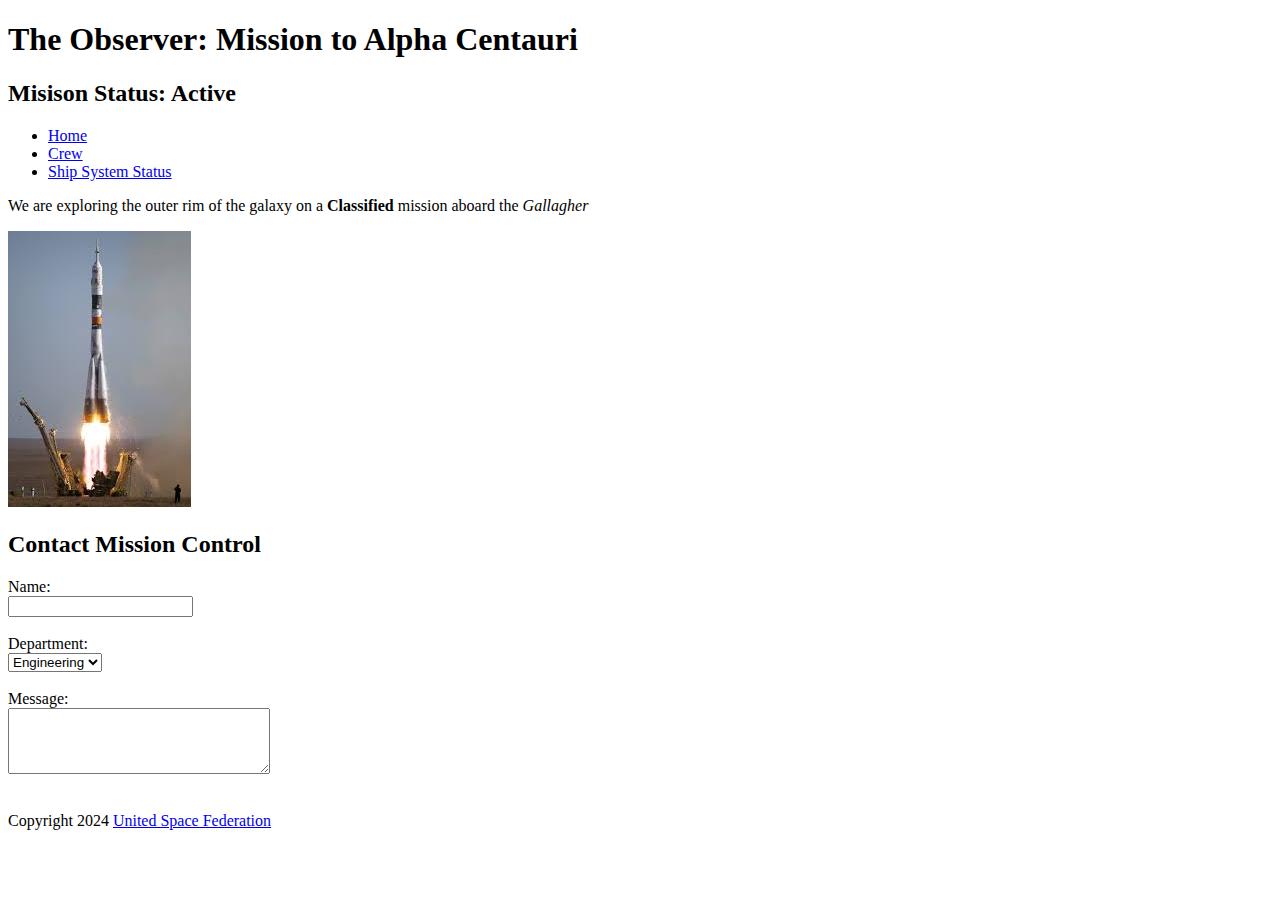
<file: IT223_BAYLON/index.html>
<!DOCTYPE html>
<html lang="en">
<head>
    <meta charset="UTF-8">
    <meta name="viewport" content="width=device-width, initial-scale=1.0">
    <title>Mission Control</title>
</head>
<body>
    <h1>The Observer: Mission to Alpha Centauri</h1>
    <h2>Misison Status: Active</h2>
    <nav> 
        <ul> 
            <li><a href="index.html">Home</a></li>
            <li><a href="crew.html">Crew</a></li>
            <li><a href="Ship System Status.html">Ship System Status</a></li>
            </ul>
        </nav>
    <main>
        <p>We are exploring the outer rim of the galaxy on a <strong> Classified</strong> 
            mission aboard the <em>Gallagher</em>
        </p>
        <img src="images/rocket.jpg" alt="The Gallagher">
        
        <form> 
            <h2>Contact Mission Control</h2>

            <label for="name">Name:</label><br>
            <input type="text" id="name" name="name"><br><br>

            <label for="department">Department:</label><br>
            <select id="department" name="department">
                <option value="engineering">Engineering</option>
                <option value="science">Science</option>
            </select><br><br>

            <label for="message">Message:</label><br>
            <textarea id="message" name="message" rows="4" cols="30"></textarea><br><br>
        </form>
    </main>
    <footer>
        <p>Copyright 2024 
            <a href="https://www.nasa.gov" target="_blank">United Space Federation</a> 
        </p>
    </footer>
</body>
</html>
</file>
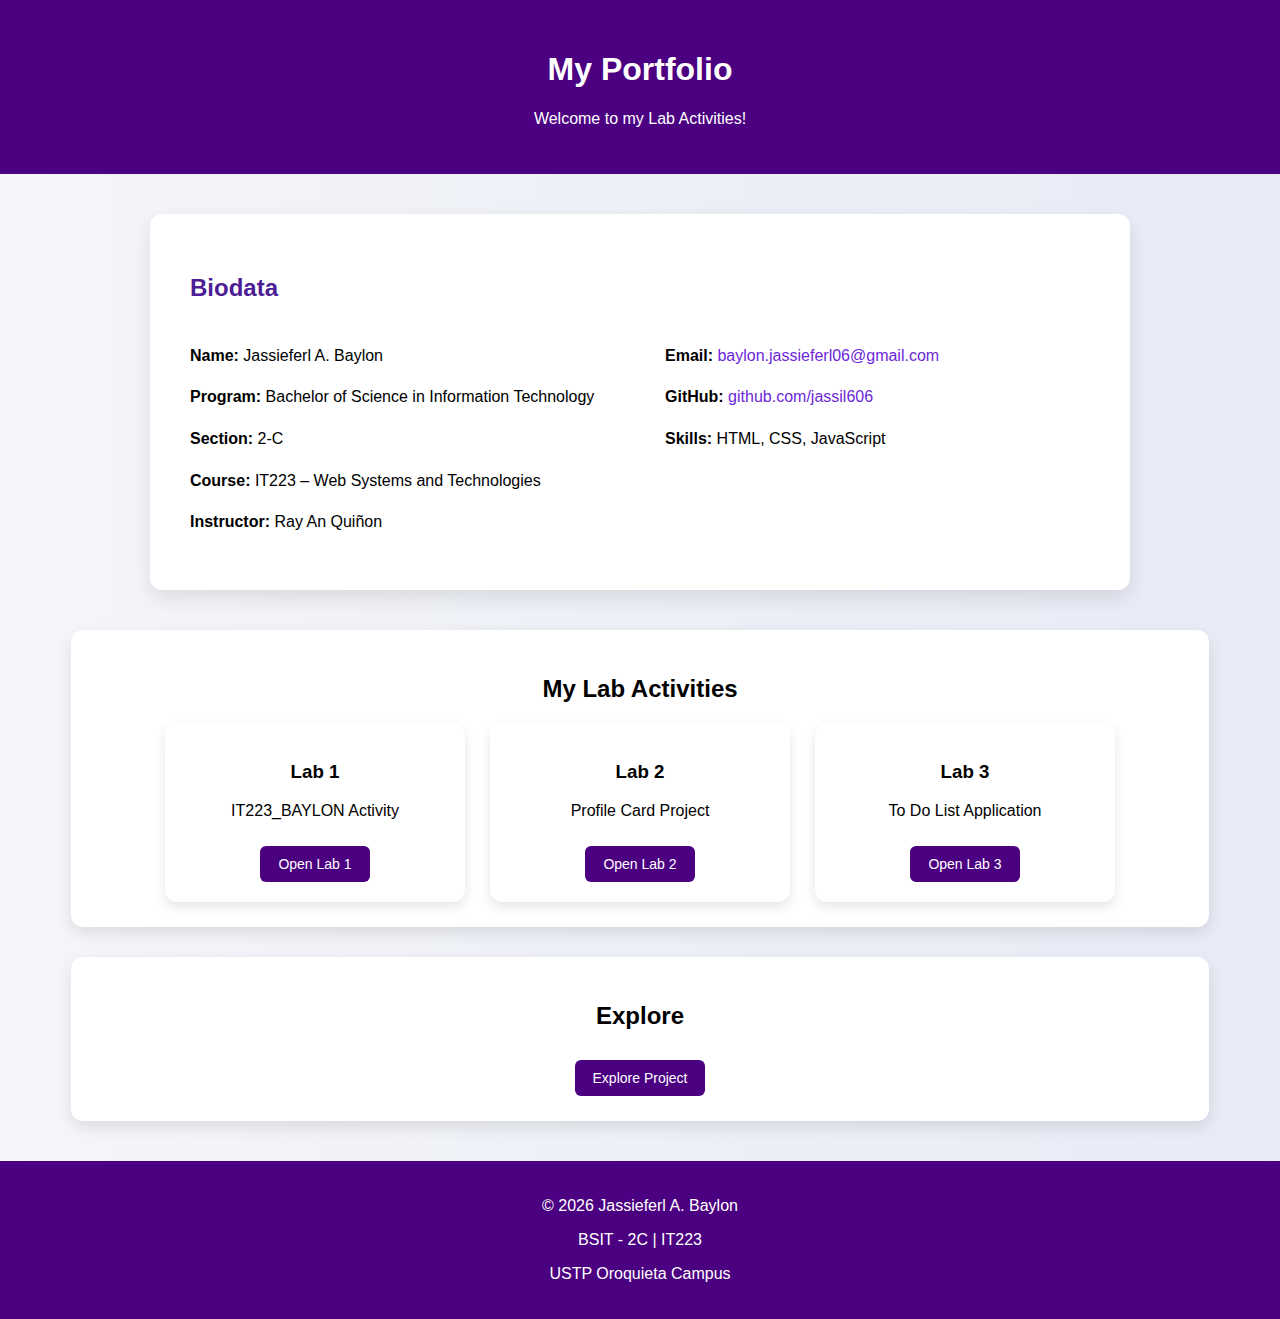
<file: Portfolio/index.html>
<!DOCTYPE html>
<html lang="en">
<head>
    <meta charset="UTF-8">
    <title>My Portfolio</title>
    <link rel="stylesheet" href="style.css">
</head>
<body>

<header>
    <h1>My Portfolio</h1>
    <p>Welcome to my Lab Activities!</p>
</header>

<!-- BIO FIRST -->
<section class="bio">
    <h2>Biodata</h2>

    <div class="bio-grid">

        <!-- LEFT COLUMN -->
        <div>
            <p><strong>Name:</strong> Jassieferl A. Baylon</p>
            <p><strong>Program:</strong> Bachelor of Science in Information Technology</p>
            <p><strong>Section:</strong> 2-C</p>
            <p><strong>Course:</strong> IT223 – Web Systems and Technologies</p>
            <p><strong>Instructor:</strong> Ray An Quiñon</p>
        </div>

        <!-- RIGHT COLUMN -->
        <div>
            <p>
                <strong>Email:</strong>
                <a href="mailto:baylon.jassieferl06@gmail.com">
                    baylon.jassieferl06@gmail.com
                </a>
            </p>

            <p>
                <strong>GitHub:</strong>
                <a href="https://github.com/jassil606" target="_blank">
                    github.com/jassil606
                </a>
            </p>

            <p><strong>Skills:</strong> HTML, CSS, JavaScript</p>
        </div>

    </div>
</section>


<!-- LABS SECOND -->
<section class="labs-section">
    <h2>My Lab Activities</h2>

    <div class="labs">

        <div class="card">
            <h3>Lab 1</h3>
            <p>IT223_BAYLON Activity</p>
            <button onclick="openLab('IT223_BAYLON/index.html')">
                Open Lab 1
            </button>
        </div>

        <div class="card">
            <h3>Lab 2</h3>
            <p>Profile Card Project</p>
            <button onclick="openLab('profile-card_Baylon/index.html')">
                Open Lab 2
            </button>
        </div>

        <div class="card">
            <h3>Lab 3</h3>
            <p>To Do List Application</p>
            <button onclick="openLab('ToDoListLab/index.html')">
                Open Lab 3
            </button>
        </div>

    </div>
</section>

<!-- EXPLORE -->
<section class="explore">
    <h2>Explore</h2>
    <button onclick="showMessage()">
        Explore Project
    </button>
</section>

<footer>
    <p>© 2026 Jassieferl A. Baylon</p>
    <p>BSIT - 2C | IT223</p>
    <p>USTP Oroquieta Campus</p>
</footer>

<script src="script.js"></script>
</body>
</html>
</file>
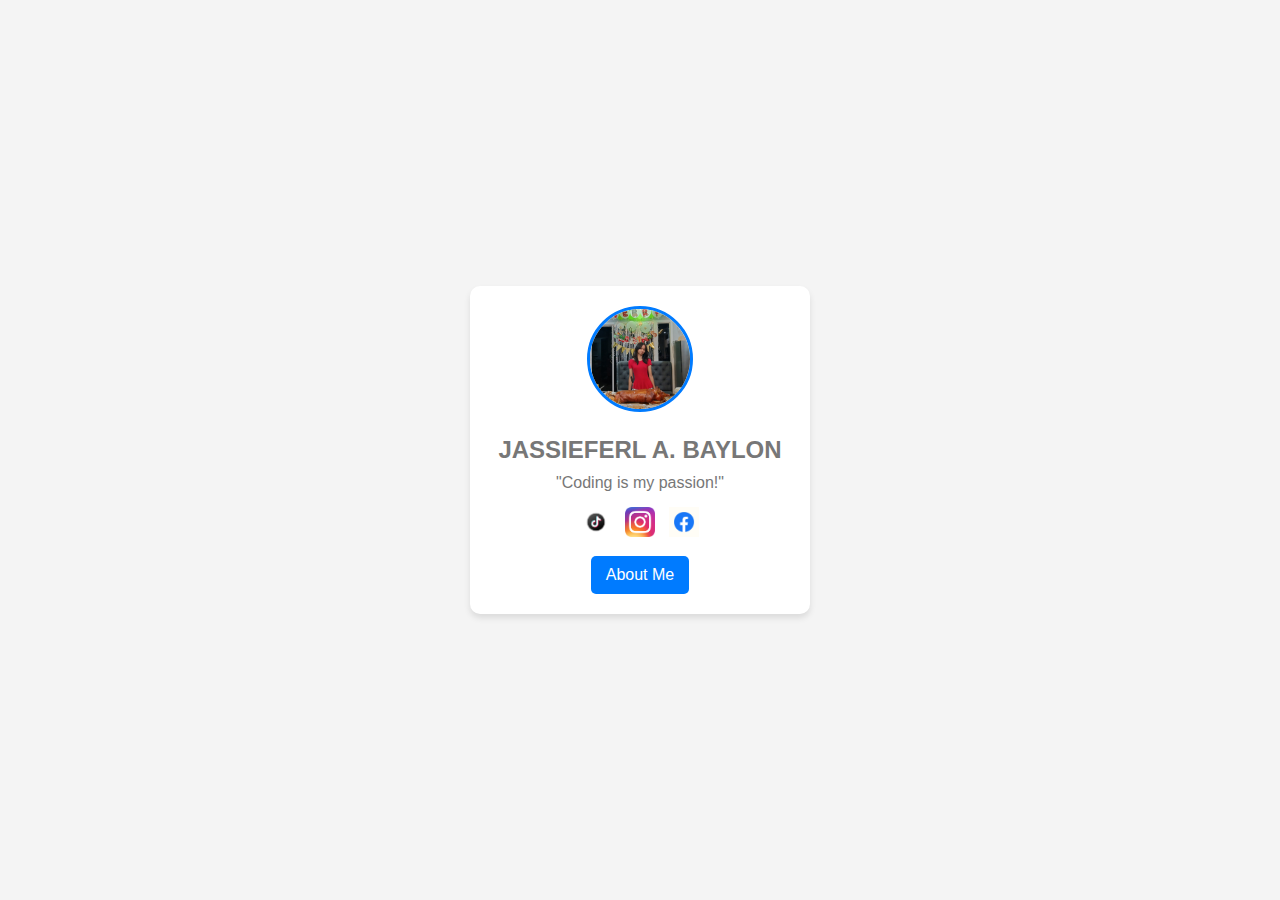
<file: profile-card_Baylon/index.html>
<!DOCTYPE html>
<html lang="en">
<head>
    <meta charset="UTF-8">
    <meta name="viewport" content="width=device-width, initial-scale=1.0">
    <title>Personal Profile</title>
    <link rel="stylesheet" href="style.css">
</head>
<body>
    <div class="profile-card">
        <img src="JAB.jpg" alt="Profile Picture" class="profile-img">
        <h2>JASSIEFERL A. BAYLON</h2>
        <P>"Coding is my passion!"</P>
        <div class="social-icons">
            <a href="https://www.tiktok.com/@pi_seji?_r=1&_t=ZS-93UUpKtOdpX"><img src="Tiktok.png" alt="Tiktok"></a>
            <a href="https://www.instagram.com/jassieferl?igsh=MXhxc3BiZ2NubmticQ=="><img src="Instagram.png" alt="Instagram"></a>
            <a href="https://www.facebook.com/share/189GkhXrNU/"><img src="fb.png" alt="Facebook"></a>
        </div>
        <a href="about.html" class="btn">About Me</a>
    </div>
</body>
</html>
</file>
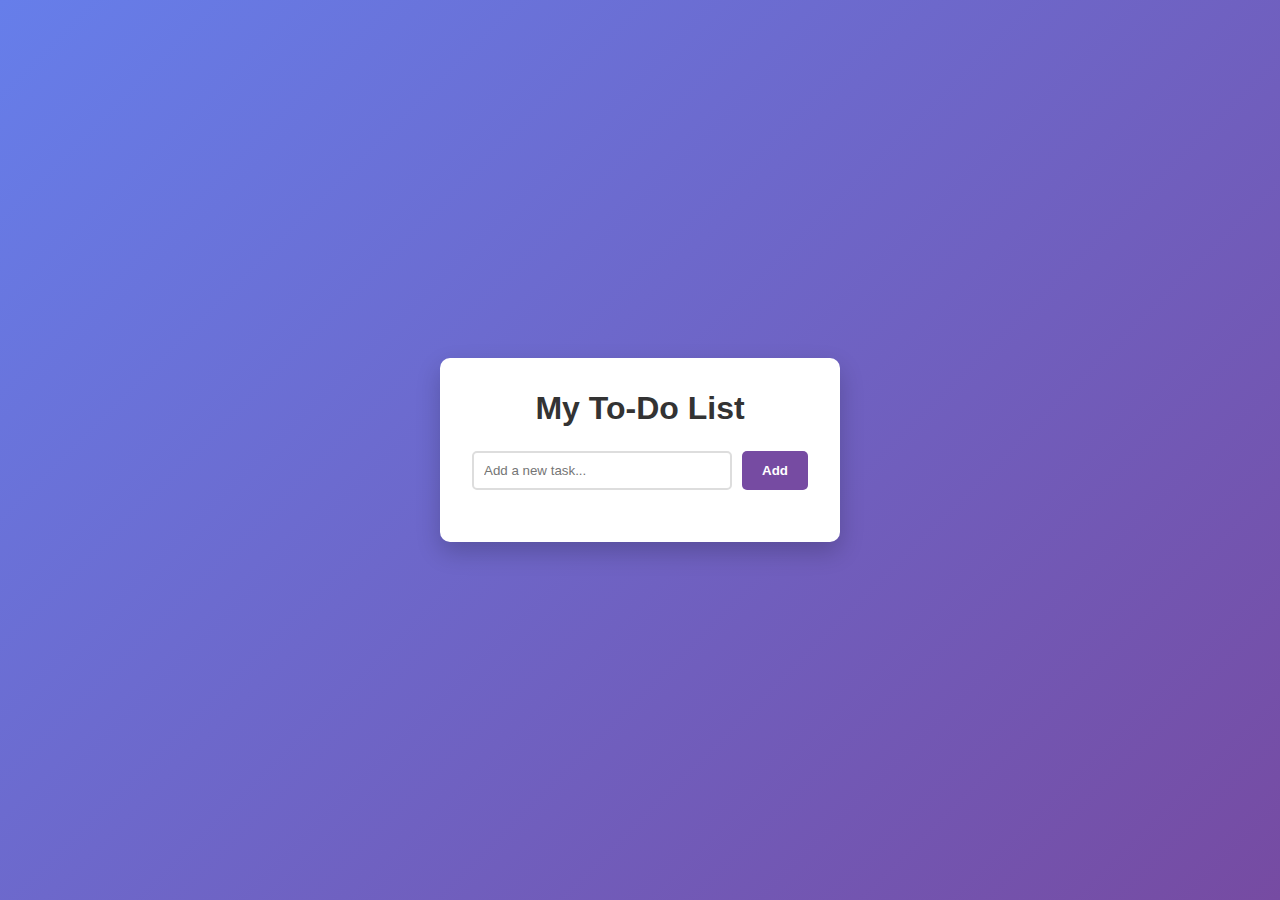
<file: ToDoListLab/index.html>
<!DOCTYPE html>
<html lang="en">
<head>
    <meta charset="UTF-8">
    <meta name="viewport" content="width=device-width, initial-scale=1.0">
    <title>My Dynamic To-Do List</title>
    <link rel="stylesheet" href="style.css">
</head>
<body>
    
    <div class="container">
        <h1>My To-Do List</h1>

        <div class="input-group">
            <input type="text" id="taskInput" placeholder="Add a new task...">
            <button id="addBtn">Add</button>
        </div>

        <ul id="taskList">
            </ul>
    </div>

    <script src="script.js"></script>
</body>
</html>
</file>
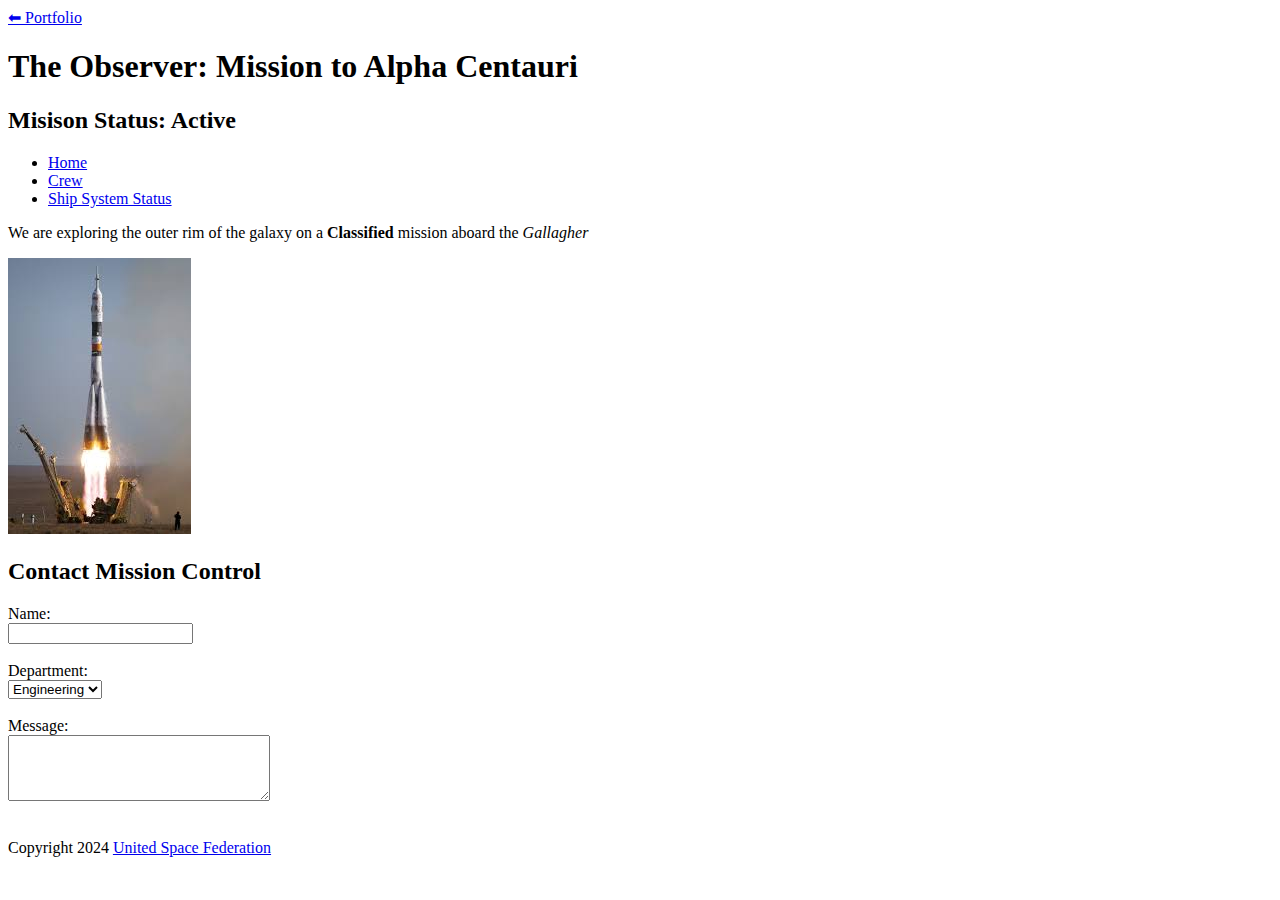
<file: Portfolio/IT223_BAYLON/index.html>
<!DOCTYPE html>
<html lang="en">
<head>
    <meta charset="UTF-8">
    <meta name="viewport" content="width=device-width, initial-scale=1.0">
    <title>Mission Control</title>
</head>
<body>

     <a href="../index.html" class="back-btn">
        ⬅ Portfolio
    </a>

    <h1>The Observer: Mission to Alpha Centauri</h1>
    <h2>Misison Status: Active</h2>
    <nav> 
        <ul> 
            <li><a href="index.html">Home</a></li>
            <li><a href="crew.html">Crew</a></li>
            <li><a href="Ship System Status.html">Ship System Status</a></li>
            </ul>
        </nav>
    <main>
        <p>We are exploring the outer rim of the galaxy on a <strong> Classified</strong> 
            mission aboard the <em>Gallagher</em>
        </p>
        <img src="images/rocket.jpg" alt="The Gallagher">
        
        <form> 
            <h2>Contact Mission Control</h2>

            <label for="name">Name:</label><br>
            <input type="text" id="name" name="name"><br><br>

            <label for="department">Department:</label><br>
            <select id="department" name="department">
                <option value="engineering">Engineering</option>
                <option value="science">Science</option>
            </select><br><br>

            <label for="message">Message:</label><br>
            <textarea id="message" name="message" rows="4" cols="30"></textarea><br><br>
        </form>
    </main>
    <footer>
        <p>Copyright 2024 
            <a href="https://www.nasa.gov" target="_blank">United Space Federation</a> 
        </p>
    </footer>
</body>
</html>
</file>
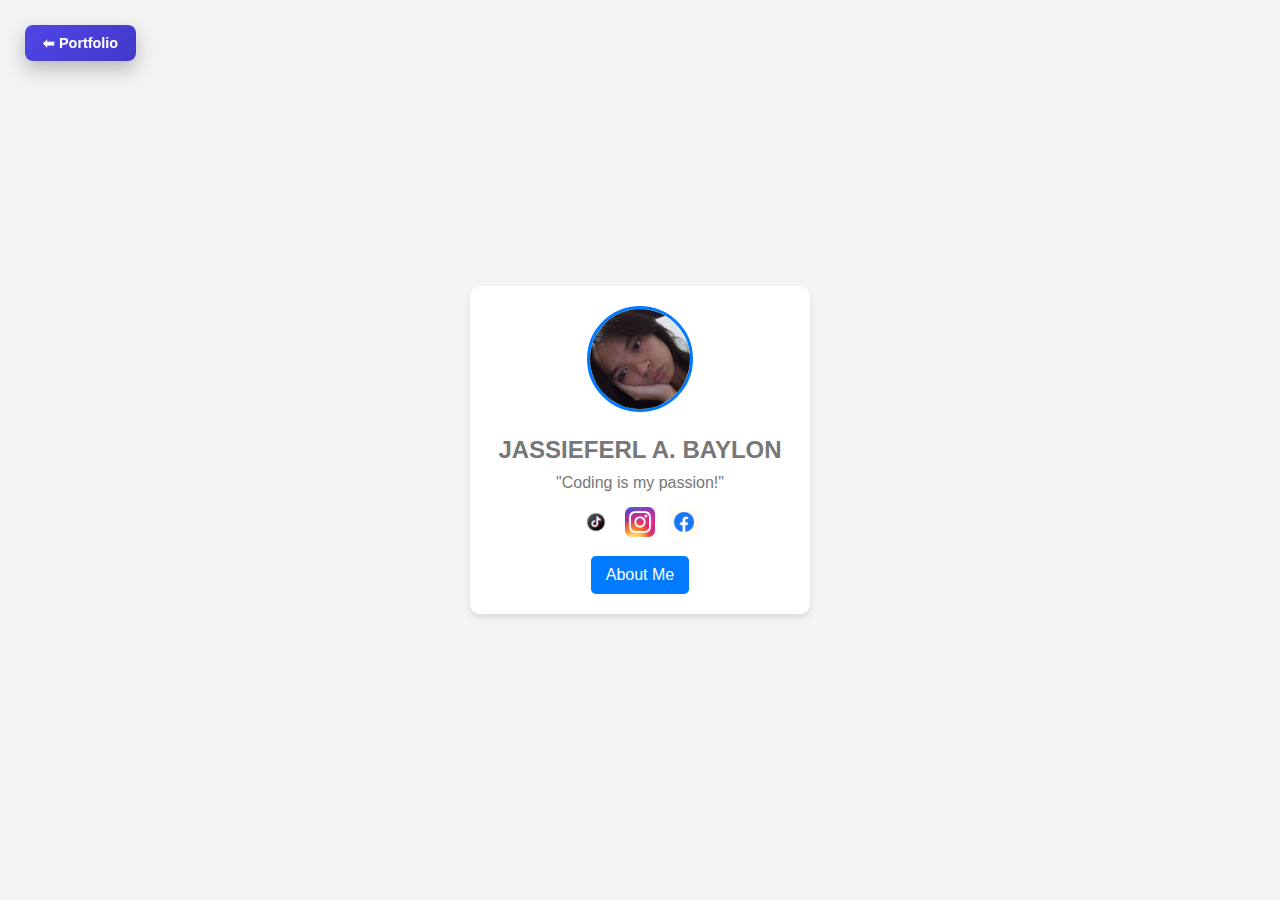
<file: Portfolio/profile-card_Baylon/index.html>
<!DOCTYPE html>
<html lang="en">
<head>
    <meta charset="UTF-8">
    <meta name="viewport" content="width=device-width, initial-scale=1.0">
    <title>Personal Profile</title>
    <link rel="stylesheet" href="style.css">
</head>
<body>

     <a href="../index.html" class="back-btn">
        ⬅ Portfolio
    </a>

    <div class="profile-card">
        <img src="J.jpg" alt="Profile Picture" class="profile-img">
        <h2>JASSIEFERL A. BAYLON</h2>
        <P>"Coding is my passion!"</P>
        <div class="social-icons">
            <a href="https://www.tiktok.com/@pi_seji?_r=1&_t=ZS-93UUpKtOdpX"><img src="Tiktok.png" alt="Tiktok"></a>
            <a href="https://www.instagram.com/jassieferl?igsh=MXhxc3BiZ2NubmticQ=="><img src="Instagram.png" alt="Instagram"></a>
            <a href="https://www.facebook.com/share/189GkhXrNU/"><img src="fb.png" alt="Facebook"></a>
        </div>
        <a href="about.html" class="btn">About Me</a>
    </div>
</body>
</html>
</file>
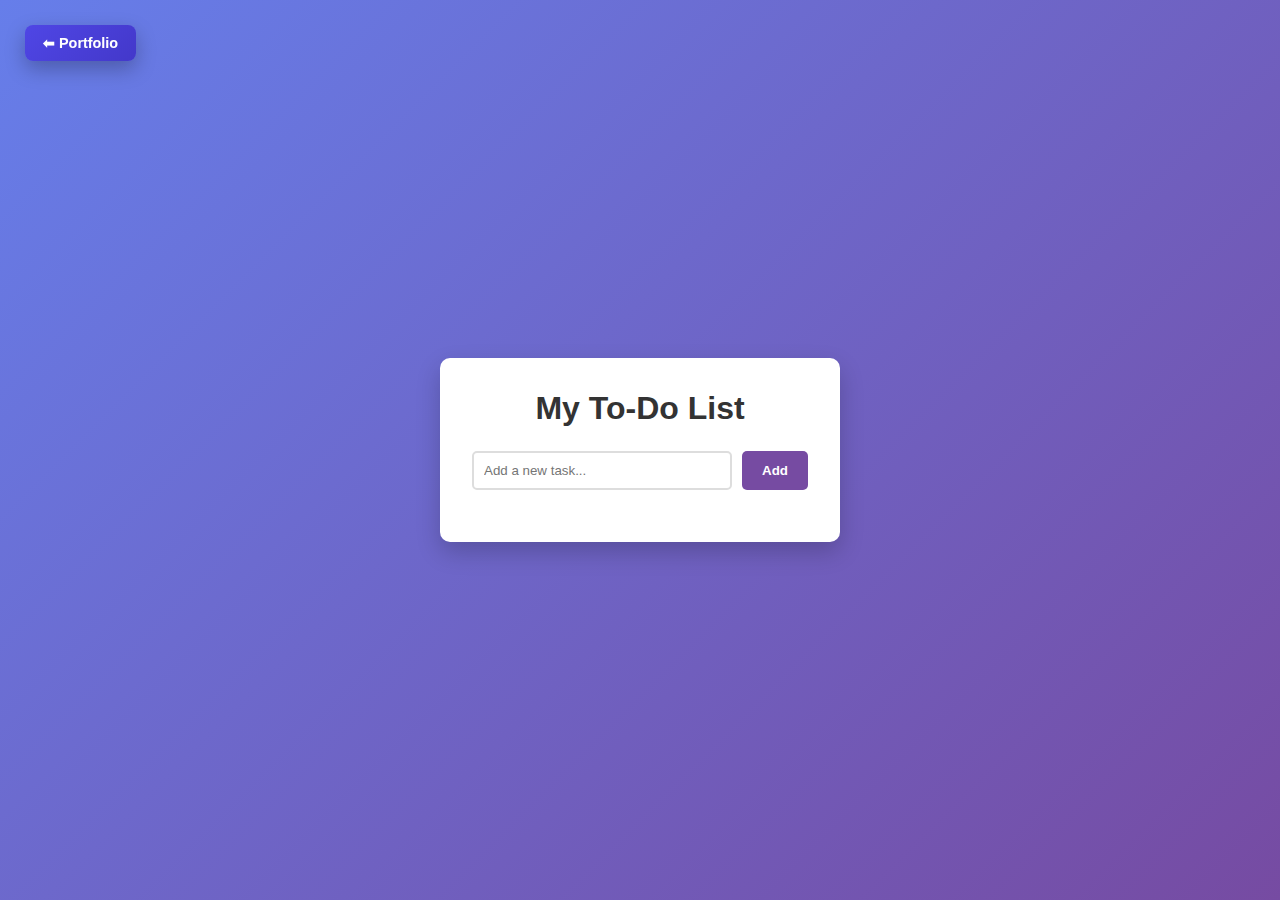
<file: Portfolio/ToDoListLab/index.html>
<!DOCTYPE html>
<html lang="en">
<head>
    <meta charset="UTF-8">
    <meta name="viewport" content="width=device-width, initial-scale=1.0">
    <title>My Dynamic To-Do List</title>
    <link rel="stylesheet" href="style.css">
</head>
<body>
    
    <a href="../index.html" class="back-btn">
        ⬅ Portfolio
    </a>


    <div class="container">
        <h1>My To-Do List</h1>

        <div class="input-group">
            <input type="text" id="taskInput" placeholder="Add a new task...">
            <button id="addBtn">Add</button>
        </div>

        <ul id="taskList">
            </ul>
    </div>

    <script src="script.js"></script>
</body>
</html>
</file>
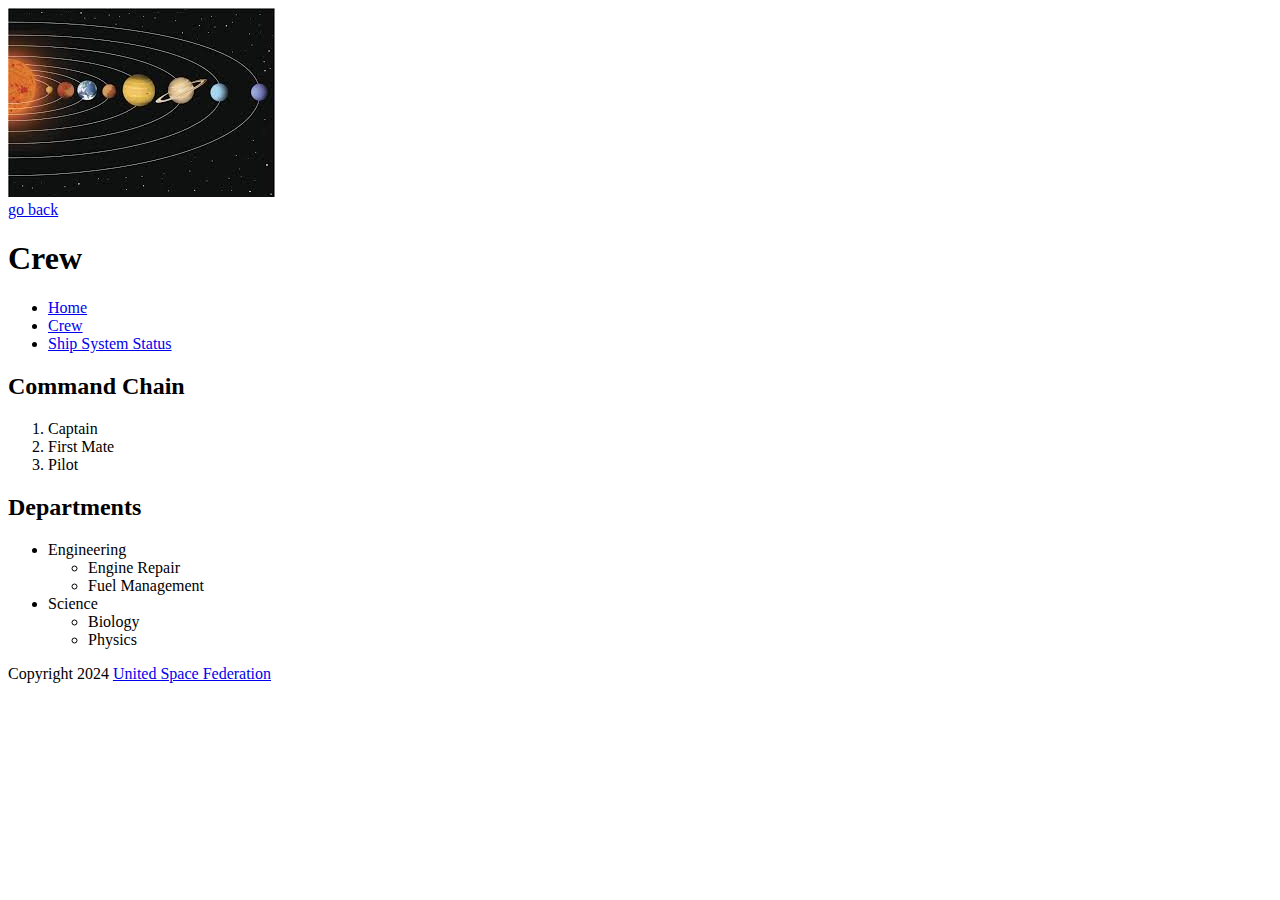
<file: IT223_BAYLON/crew.html>
<!DOCTYPE html>
<html lang="en">
<head>
    <meta charset="UTF-8">
    <meta name="viewport" content="width=device-width, initial-scale=1.0">
    <title>Crew</title>
</head>
<body>
    <img src="images/solar system.jpg" alt="Solar System">
    <a href="index.html"><br>go back</a>
    
    <h1>Crew</h1>
    </body>

    <nav> 
        <ul> 
            <li><a href="index.html">Home</a></li>
            <li><a href="crew.html">Crew</a></li>
            <li><a href="Ship System Status.html">Ship System Status</a></li>
            </ul>
        </nav>
    <main>
        <h2>Command Chain</h2>
        <ol><li>Captain</li>
        <li>First Mate</li>
        <li>Pilot</li></ol>
        
        <h2>Departments</h2>
        <ul>
            <li>Engineering
            <ul>
                <li> Engine Repair</li>
                <li> Fuel Management</li>
            </ul>
            </li>
        <li>Science</li>
            <ul><li> Biology</li>
            <li> Physics</li></ul>
        </ul> 
    </main>
    <footer>
        <p>Copyright 2024 
            <a href="https://www.nasa.gov" target="_blank">United Space Federation</a> 
        </p>
    </footer>
</html>
</file>
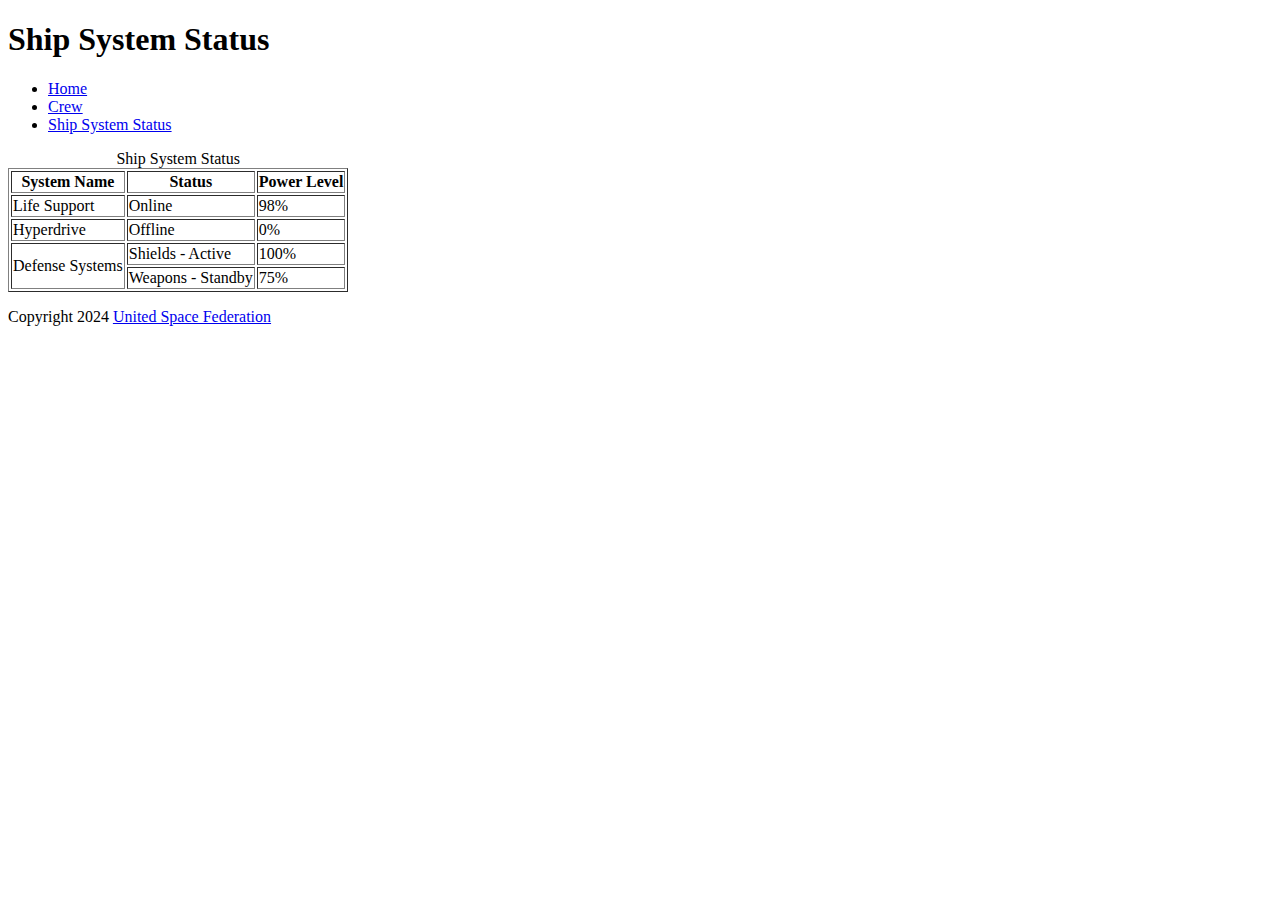
<file: IT223_BAYLON/Ship System Status.html>
<!DOCTYPE html>
<html lang="en">
<head>
    <meta charset="UTF-8">
    <meta name="viewport" content="width=device-width, initial-scale=1.0">
    <title>Ship System Status</title>
</head>
<body>

    <header>
        <h1>Ship System Status</h1>

        <nav> 
            <ul> 
                <li><a href="index.html">Home</a></li>
                <li><a href="crew.html">Crew</a></li>
                <li><a href="Ship System Status.html">Ship System Status</a></li>
            </ul>
        </nav>
    </header>

    <main>
        <table border="1"> 
            <caption>Ship System Status</caption>
        <thead>
            <tr>
                <th>System Name</th>
                <th>Status</th>
                <th>Power Level</th>
            </tr>
        </thead>

        <tbody>
            <tr>
                <td>Life Support</td>
                <td>Online</td>
                <td>98%</td>
            </tr>
            <tr>
                <td>Hyperdrive</td>
                <td>Offline</td>
                <td>0%</td>
            </tr>
            <tr>
                <td rowspan="2">Defense Systems</td>
                <td>Shields - Active</td>
                <td> 100%</td>
            </tr>
            <tr>
                <td>Weapons - Standby</td>
                <td>75%</td>
            </tr>
        </tbody>
    </table>
</main>
    <footer>
        <p>Copyright 2024 
            <a href="https://www.nasa.gov" target="_blank">United Space Federation</a> 
        </p>
    </footer>
</html>
</file>
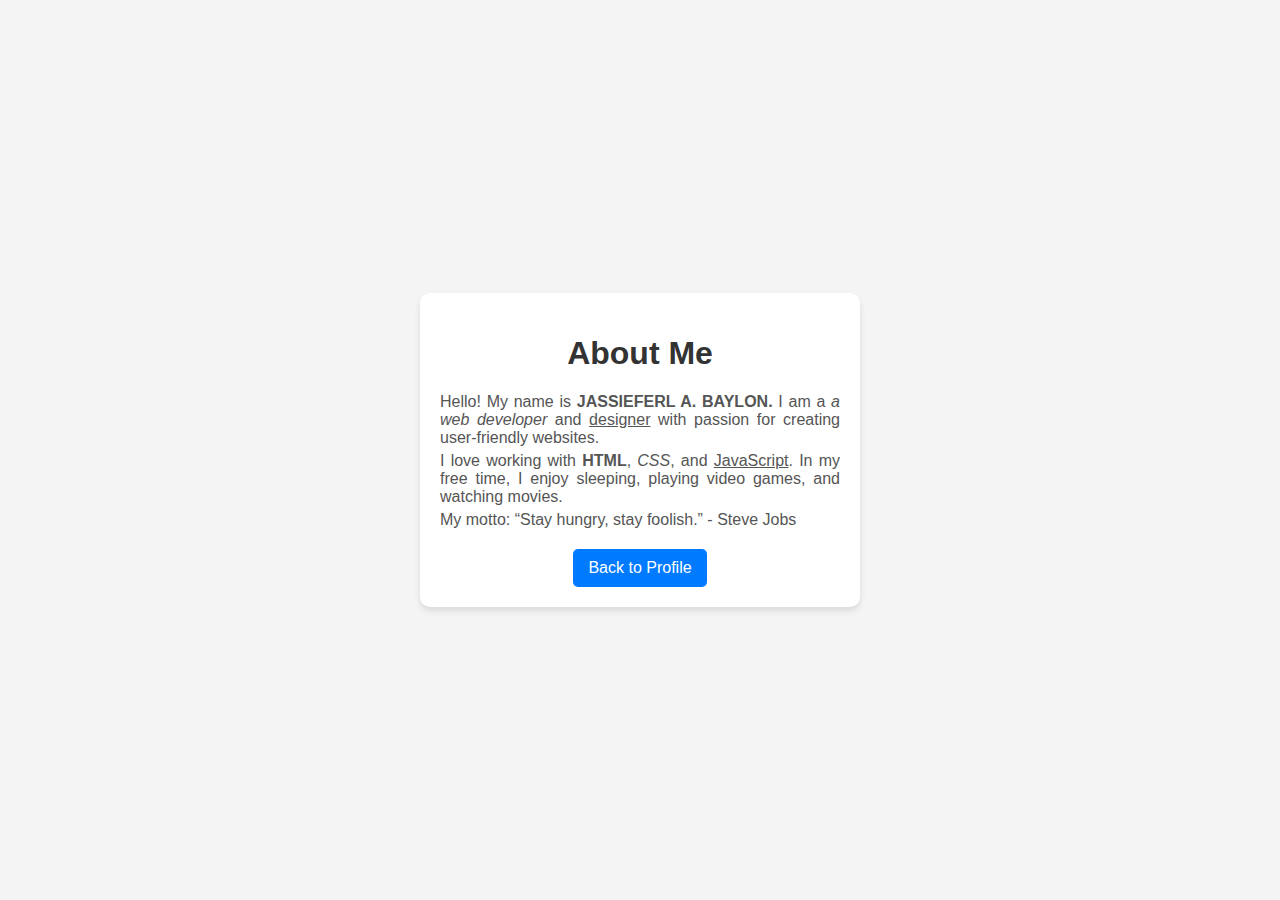
<file: profile-card_Baylon/about.html>
<!DOCTYPE html>
<html lang="en">
<head>
    <meta charset="UTF-8">
    <meta name="viewport" content="width=device-width, initial-scale=1.0">
    <title>About Me</title>
    <link rel="stylesheet" href="style.css">
</head>
<body>
    <div class="about-container">
        <h1>About Me</h1> 
        <p>Hello! My name is<b> JASSIEFERL A. BAYLON.</b> I am a <i>a web developer</i> and <u>designer</u>
        with passion for creating user-friendly websites.</p>
        <p>I love working with <strong>HTML</strong>, <em>CSS</em>, and <u>JavaScript</u>. In my free time, I enjoy sleeping, playing video games, and watching movies.</p>
        <p>My motto: <q>Stay hungry, stay foolish.</q> - Steve Jobs</p>
        <a href="index.html" class="btn">Back to Profile</a>
    </div>
    
</body>
</html>
</file>
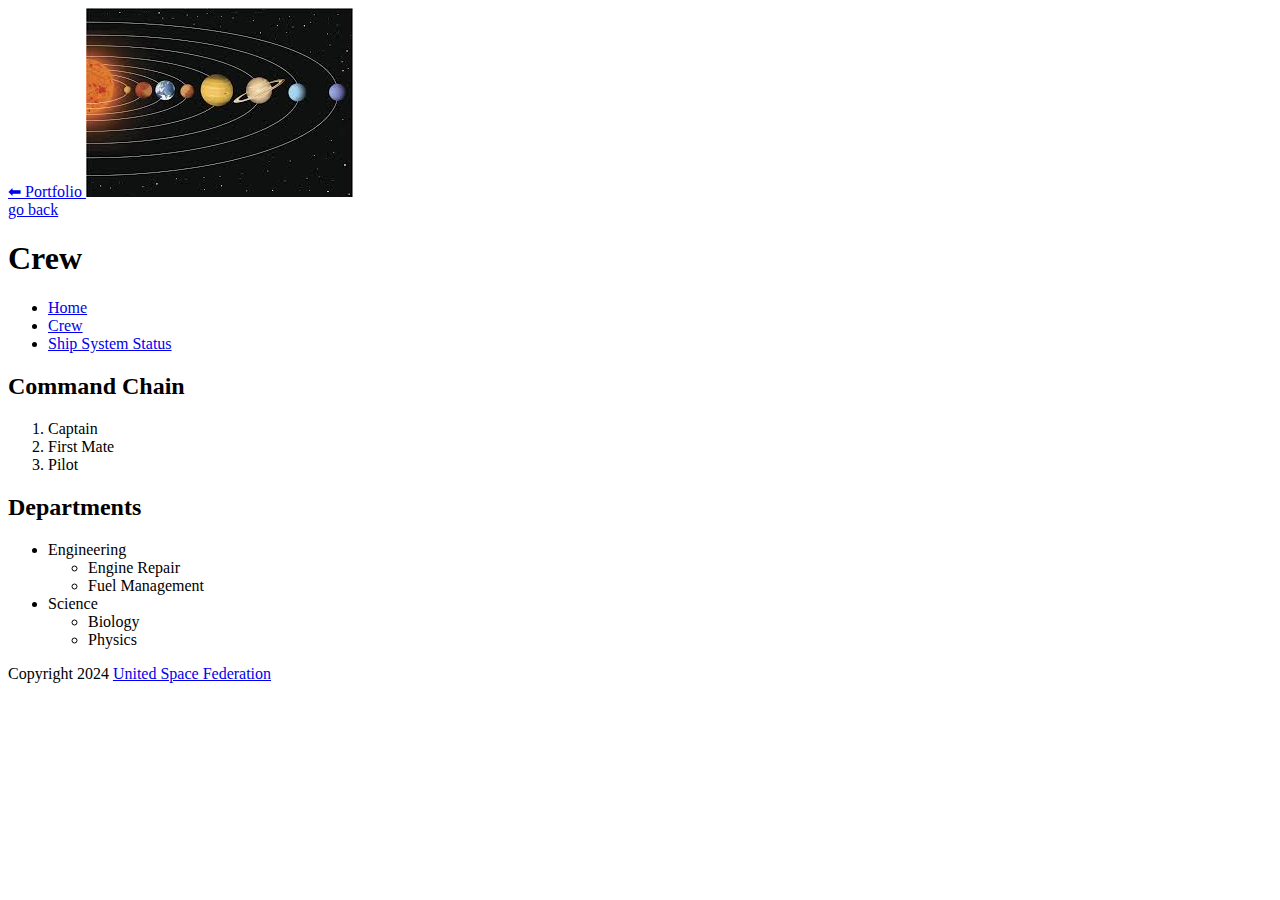
<file: Portfolio/IT223_BAYLON/crew.html>
<!DOCTYPE html>
<html lang="en">
<head>
    <meta charset="UTF-8">
    <meta name="viewport" content="width=device-width, initial-scale=1.0">
    <title>Crew</title>
</head>
<body>

     <a href="../index.html" class="back-btn">
        ⬅ Portfolio
    </a>
    
    <img src="images/solar system.jpg" alt="Solar System">
    <a href="index.html"><br>go back</a>
    
    <h1>Crew</h1>
    </body>

    <nav> 
        <ul> 
            <li><a href="index.html">Home</a></li>
            <li><a href="crew.html">Crew</a></li>
            <li><a href="Ship System Status.html">Ship System Status</a></li>
            </ul>
        </nav>
    <main>
        <h2>Command Chain</h2>
        <ol><li>Captain</li>
        <li>First Mate</li>
        <li>Pilot</li></ol>
        
        <h2>Departments</h2>
        <ul>
            <li>Engineering
            <ul>
                <li> Engine Repair</li>
                <li> Fuel Management</li>
            </ul>
            </li>
        <li>Science</li>
            <ul><li> Biology</li>
            <li> Physics</li></ul>
        </ul> 
    </main>
    <footer>
        <p>Copyright 2024 
            <a href="https://www.nasa.gov" target="_blank">United Space Federation</a> 
        </p>
    </footer>
</html>
</file>
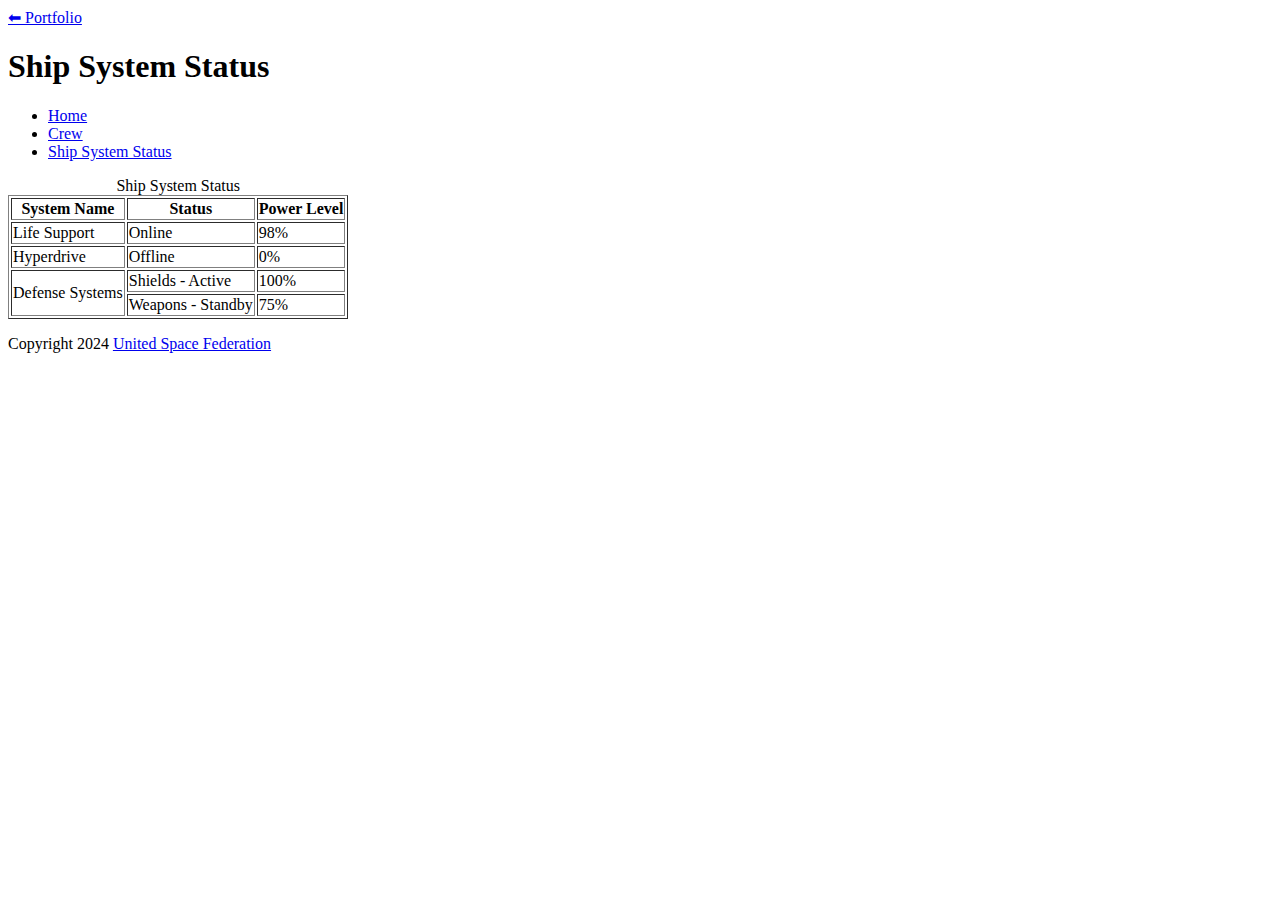
<file: Portfolio/IT223_BAYLON/Ship System Status.html>
<!DOCTYPE html>
<html lang="en">
<head>
    <meta charset="UTF-8">
    <meta name="viewport" content="width=device-width, initial-scale=1.0">
    <title>Ship System Status</title>
</head>
<body>

     <a href="../index.html" class="back-btn">
        ⬅ Portfolio
    </a>

    <header>
        <h1>Ship System Status</h1>

        <nav> 
            <ul> 
                <li><a href="index.html">Home</a></li>
                <li><a href="crew.html">Crew</a></li>
                <li><a href="Ship System Status.html">Ship System Status</a></li>
            </ul>
        </nav>
    </header>

    <main>
        <table border="1"> 
            <caption>Ship System Status</caption>
        <thead>
            <tr>
                <th>System Name</th>
                <th>Status</th>
                <th>Power Level</th>
            </tr>
        </thead>

        <tbody>
            <tr>
                <td>Life Support</td>
                <td>Online</td>
                <td>98%</td>
            </tr>
            <tr>
                <td>Hyperdrive</td>
                <td>Offline</td>
                <td>0%</td>
            </tr>
            <tr>
                <td rowspan="2">Defense Systems</td>
                <td>Shields - Active</td>
                <td> 100%</td>
            </tr>
            <tr>
                <td>Weapons - Standby</td>
                <td>75%</td>
            </tr>
        </tbody>
    </table>
</main>
    <footer>
        <p>Copyright 2024 
            <a href="https://www.nasa.gov" target="_blank">United Space Federation</a> 
        </p>
    </footer>
</html>
</file>
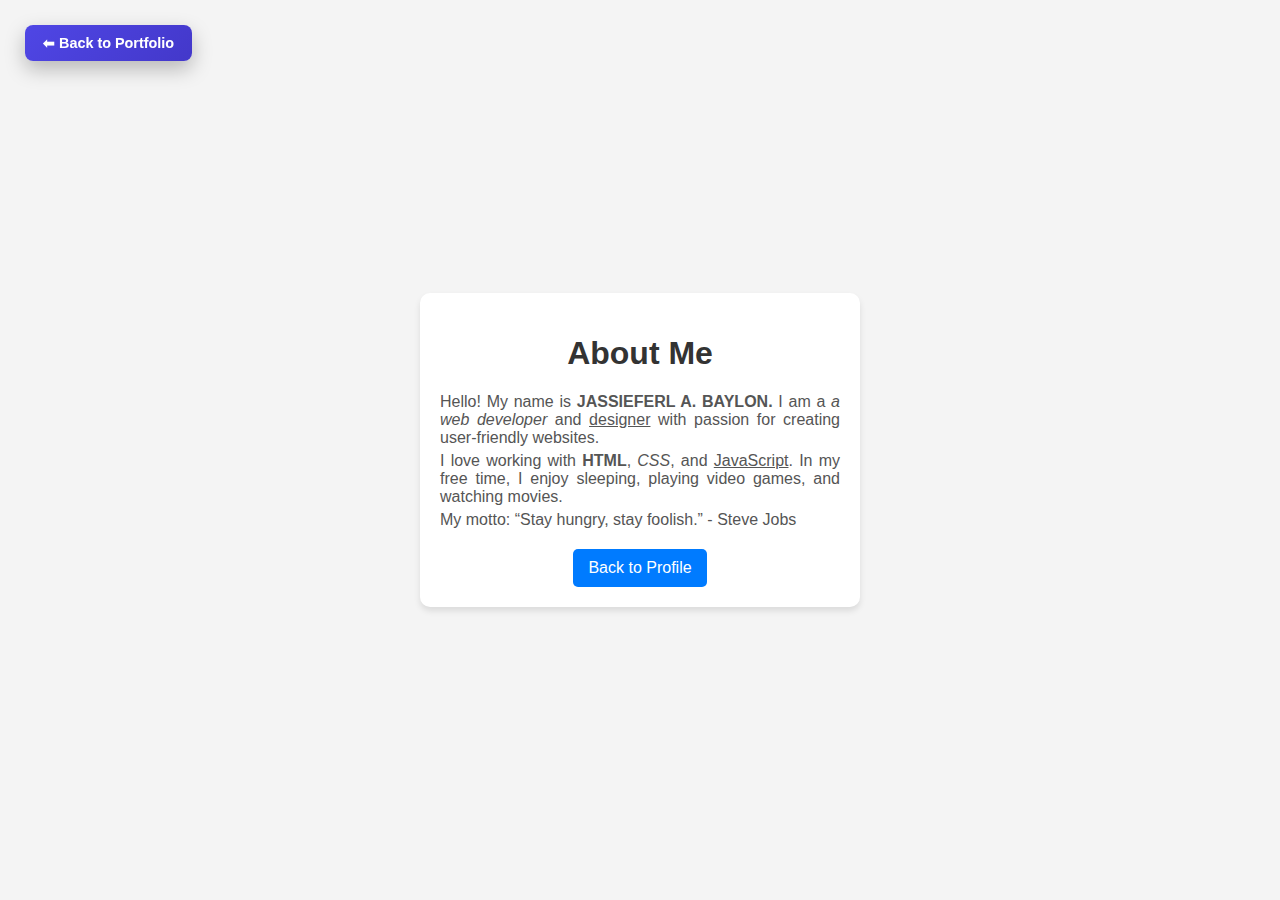
<file: Portfolio/profile-card_Baylon/about.html>
<!DOCTYPE html>
<html lang="en">
<head>
    <meta charset="UTF-8">
    <meta name="viewport" content="width=device-width, initial-scale=1.0">
    <title>About Me</title>
    <link rel="stylesheet" href="style.css">
</head>
<body>
    
    <div class="back-container">
        <a href="../index.html" class="back-btn">⬅ Back to Portfolio</a>
    </div>

    <div class="about-container">
        <h1>About Me</h1> 
        <p>Hello! My name is<b> JASSIEFERL A. BAYLON.</b> I am a <i>a web developer</i> and <u>designer</u>
        with passion for creating user-friendly websites.</p>
        <p>I love working with <strong>HTML</strong>, <em>CSS</em>, and <u>JavaScript</u>. In my free time, I enjoy sleeping, playing video games, and watching movies.</p>
        <p>My motto: <q>Stay hungry, stay foolish.</q> - Steve Jobs</p>
        <a href="index.html" class="btn">Back to Profile</a>
    </div>
    
</body>
</html>
</file>
<file: Portfolio/style.css>
body {
    font-family: Arial, sans-serif;
    margin: 0;
    background: linear-gradient(to right, #f4f6f9, #e8eaf6);
    text-align: center;
}

header {
    background-color: #4B0082;
    color: white;
    padding: 30px;
}

section {
    margin: 30px auto;
    width: 85%;
    background: white;
    padding: 25px;
    border-radius: 12px;
    box-shadow: 0 6px 15px rgba(0,0,0,0.1);
}


.labs {
    display: flex;
    flex-wrap: wrap;
    justify-content: center;
    gap: 25px;
}

.card {
    background: #ffffff;
    padding: 20px;
    width: 260px;
    border-radius: 12px;
    box-shadow: 0 5px 12px rgba(0,0,0,0.1);
    transition: transform 0.3s ease;
}

.card:hover {
    transform: translateY(-8px);
}

button {
    padding: 10px 18px;
    margin-top: 10px;
    border: none;
    border-radius: 6px;
    background-color: #4B0082;
    color: white;
    cursor: pointer;
    font-size: 14px;
}

button:hover {
    background-color: #6a0dad;
}

footer {
    margin-top: 40px;
    padding: 20px;
    background-color: #4B0082;
    color: white;
}

.bio {
    background: white;
    padding: 40px;
    border-radius: 12px;
    box-shadow: 0 8px 20px rgba(0,0,0,0.1);
    margin: 40px auto;
    max-width: 900px;
    text-align: left; /* 🔥 LEFT ALIGN */
    

    transition: all 0.3s ease; /* smooth animation */
}

.bio h2 {
    margin-bottom: 25px;
    color: #4c1d95;
}

.bio-grid {
    display: grid;
    grid-template-columns: 1fr 1fr;
    gap: 50px;
}

.bio p {
    margin-bottom: 15px;
    line-height: 1.6;
}

.bio a {
    color: #6d28d9;
    text-decoration: none;
}

.bio a:hover {
    text-decoration: underline;
}

/* Responsive (stack on small screens) */
@media (max-width: 768px) {
    .bio-grid {
        grid-template-columns: 1fr;
    }
}


.bio:hover {
    transform: translateY(-8px); /* moves upward */
    box-shadow: 0 15px 30px rgba(0,0,0,0.15);
}
</file>
<file: profile-card_Baylon/style.css>
/* General Styling */
body {
     font-family: Arial, sans-serif;
     background-color: #f4f4f4;
     display: flex;
     justify-content: center;
     align-items: center;
     height: 100vh;
     margin: 0;
}

/* Profile Card */
.profile-card {
              background: white;
              padding: 20px;
              border-radius: 10px;
              box-shadow: 0px 4px 6px rgba(0, 0, 0, 0.1);
              text-align: center;
              width: 300px;
}

.profile-img {
             width: 100px;
             height: 100px;
             border-radius: 50%;
             border: 3px solid #007bff;
             margin-bottom: 10px;
}
h2 {
   margin: 10px 0; color: #333;
   color: #777;
}

p {
    color: #777;
    margin: 5px 0;
}

/* Social Icons */
.social-icons {
              margin-top: 15px;
}

 .social-icons a img {
                     width: 30px;
                     margin: 0 5px;
                     transition: transform 0.3s;
 }

 .social-icons a img:hover {
                           transform: scale(1.2);
 }
 
/* Button Styling */ .btn {

                          display: inline-block; 
                          margin-top: 15px; 
                          padding: 10px 15px; 
                          background-color: #007bff;
                          color: white;
                          text-decoration: none; 
                          border-radius: 5px;
}

.btn:hover {
    background-color: #005663;
}

/* About Page Styling */
.about-container {
    background: white;
    padding: 20px;
    border-radius: 10px;
    box-shadow: 0px 4px 6px rgba(0, 0, 0, 0.1);
    text-align: center;
    width: 400px;
}

.about-container h1 {
    color: #333;}

.about-container p {
    color: #555;
    text-align: justify;
}
</file>
<file: ToDoListLab/style.css>
* { 
    margin: 0;
    padding: 0;
    box-sizing: border-box;
    font-family: 'Segoe UI', Tahoma, Geneva, Verdana, sans-serif;
}

body {
    background: linear-gradient(135deg, #667eea 0%, #764ba2 100%);
    min-height: 100vh;
    display: flex;
    justify-content: center;
    align-items: center;
}

.container {
    background: white;
    padding: 2rem;
    border-radius: 10px;
    box-shadow: 0 10px 25px rgba(0,0,0,0.2);
    width: 100%;
    max-width: 400px;
}

h1 {
    text-align: center;
    color: #333;
    margin-bottom: 1.5rem;
}

.input-group {
    display: flex;
    gap: 10px;
    margin-bottom: 20px;
}

input[type="text"] {
    flex-grow: 1;
    padding: 10px;
    border: 2px solid #ddd;
    border-radius: 5px;
    outline: none;
    transition: border-color 0.3s;
}

input[type="text"]:focus {
    border-color: #764ba2;
}

button#addBtn {
    padding: 10px 20px;
    background-color: #764ba2;
    color: white;
    border: none;
    border-radius: 5px;
    cursor: pointer;
    font-weight: bold;
    transition: background-color 0.3s;
}

button#addBtn:hover {
    background-color: #5a3780;
}

ul {
    list-style: none;
}

li {
    background: #f9f9f9;
    padding: 10px;
    margin-bottom: 8px;
    border-radius: 5px;
    display: flex;
    justify-content: space-between;
    align-items: center;
    border-left: 5px solid #764ba2;
    transition: transform 0.2s;
}

li:hover {
    transform: translateX(5px);
}

li.completed {
    text-decoration: line-through;
    opacity: 0.6;
    border-left-color: #2ecc71;
}

.delete-btn {
    background-color: #e74c3c;
    color: white;
    border: none;
    padding: 5px 10px;
    border-radius: 3px;
    cursor: pointer;
    font-size: 0.8rem;
    margin-left: 10px;
}

.delete-btn:hover {
    background: #c0392b;
}
</file>
<file: Portfolio/profile-card_Baylon/style.css>
/* General Styling */
body {
    font-family: Arial, sans-serif;
    background-color: #f4f4f4;
    display: flex;
    justify-content: center;
    align-items: center;
    height: 100vh;
    margin: 0;
}


.profile-card {
    background: white;
    padding: 20px;
    border-radius: 10px;
    box-shadow: 0px 4px 6px rgba(0, 0, 0, 0.1);
    text-align: center;
    width: 300px;
}

.profile-img {
    width: 100px;
    height: 100px;
    border-radius: 50%;
    border: 3px solid #007bff;
    margin-bottom: 10px;
    object-fit: cover;  
    object-position: center;
}

h2 {
   margin: 10px 0; color: #333;
   color: #777;
}

p {
    color: #777;
    margin: 5px 0;
}

/* Social Icons */
.social-icons {
    margin-top: 15px;
}

 .social-icons a img {
    width: 30px;
    margin: 0 5px;
    transition: transform 0.3s;
 }

 .social-icons a img:hover {
    transform: scale(1.2);
 }
 
/* Button Styling */ .btn {
    display: inline-block; 
    margin-top: 15px; 
    padding: 10px 15px; 
    background-color: #007bff;
    color: white;
    text-decoration: none;
    border-radius: 5px;
}

.btn:hover {
    background-color: #005663;
}

/* About Page Styling */
.about-container {
    background: white;
    padding: 20px;
    border-radius: 10px;
    box-shadow: 0px 4px 6px rgba(0, 0, 0, 0.1);
    text-align: center;
    width: 400px;
}

.about-container h1 {
    color: #333;}

.about-container p {
    color: #555;
    text-align: justify;
}

/* Floating Modern Back Button */

.back-btn {
    position: fixed;
    top: 25px;
    left: 25px;

    padding: 10px 18px;
    background: linear-gradient(135deg, #4f46e5, #4338ca);
    color: white;
    text-decoration: none;
    font-weight: 600;
    font-size: 0.9rem;

    border-radius: 8px;
    box-shadow: 0 8px 20px rgba(0,0,0,0.25);

    transition: all 0.3s ease;
    z-index: 1000;
}

.back-btn:hover {
    transform: translateY(-4px) scale(1.05);
    box-shadow: 0 12px 25px rgba(0,0,0,0.35);
    background: linear-gradient(135deg, #4338ca, #3730a3);
}
</file>
<file: Portfolio/ToDoListLab/style.css>
* { 
    margin: 0;
    padding: 0;
    box-sizing: border-box;
    font-family: 'Segoe UI', Tahoma, Geneva, Verdana, sans-serif;
}

body {
    background: linear-gradient(135deg, #667eea 0%, #764ba2 100%);
    min-height: 100vh;
    display: flex;
    justify-content: center;
    align-items: center;
}

.container {
    background: white;
    padding: 2rem;
    border-radius: 10px;
    box-shadow: 0 10px 25px rgba(0,0,0,0.2);
    width: 100%;
    max-width: 400px;
}

h1 {
    text-align: center;
    color: #333;
    margin-bottom: 1.5rem;
}

.input-group {
    display: flex;
    gap: 10px;
    margin-bottom: 20px;
}

input[type="text"] {
    flex-grow: 1;
    padding: 10px;
    border: 2px solid #ddd;
    border-radius: 5px;
    outline: none;
    transition: border-color 0.3s;
}

input[type="text"]:focus {
    border-color: #764ba2;
}

button#addBtn {
    padding: 10px 20px;
    background-color: #764ba2;
    color: white;
    border: none;
    border-radius: 5px;
    cursor: pointer;
    font-weight: bold;
    transition: background-color 0.3s;
}

button#addBtn:hover {
    background-color: #5a3780;
}

ul {
    list-style: none;
}

li {
    background: #f9f9f9;
    padding: 10px;
    margin-bottom: 8px;
    border-radius: 5px;
    display: flex;
    justify-content: space-between;
    align-items: center;
    border-left: 5px solid #764ba2;
    transition: transform 0.2s;
}

li:hover {
    transform: translateX(5px);
}

li.completed {
    text-decoration: line-through;
    opacity: 0.6;
    border-left-color: #2ecc71;
}

.delete-btn {
    background-color: #e74c3c;
    color: white;
    border: none;
    padding: 5px 10px;
    border-radius: 3px;
    cursor: pointer;
    font-size: 0.8rem;
    margin-left: 10px;
}

.delete-btn:hover {
    background: #c0392b;
}

/* Floating Modern Back Button */

.back-btn {
    position: fixed;
    top: 25px;
    left: 25px;

    padding: 10px 18px;
    background: linear-gradient(135deg, #4f46e5, #4338ca);
    color: white;
    text-decoration: none;
    font-weight: 600;
    font-size: 0.9rem;

    border-radius: 8px;
    box-shadow: 0 8px 20px rgba(0,0,0,0.25);

    transition: all 0.3s ease;
    z-index: 1000;
}

.back-btn:hover {
    transform: translateY(-4px) scale(1.05);
    box-shadow: 0 12px 25px rgba(0,0,0,0.35);
    background: linear-gradient(135deg, #4338ca, #3730a3);
}
</file>
